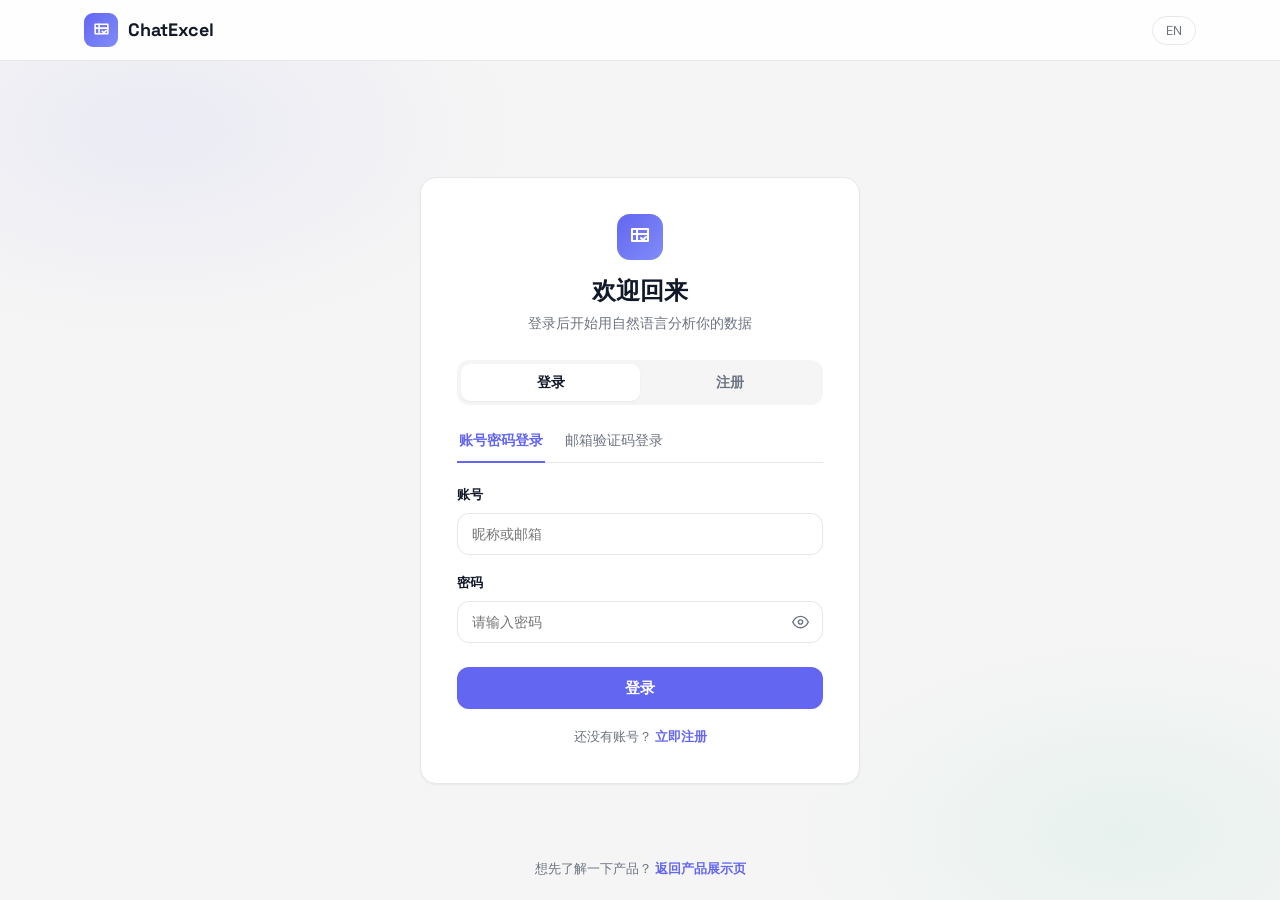
<file: www/console.html>
<!DOCTYPE html>
<html lang="zh-CN">
<head>
  <meta charset="UTF-8">
  <meta name="viewport" content="width=device-width, initial-scale=1.0">
  <title>ChatExcel — 控制台</title>
  <link rel="preconnect" href="https://fonts.googleapis.com">
  <link rel="preconnect" href="https://fonts.gstatic.com" crossorigin>
  <link href="https://fonts.googleapis.com/css2?family=Space+Grotesk:wght@500;600;700&family=DM+Sans:wght@400;500;600;700&display=swap" rel="stylesheet">
  <link rel="stylesheet" href="css/style.css?v=20260903f">
  <link rel="icon" href="data:image/svg+xml,%3Csvg xmlns='http://www.w3.org/2000/svg' viewBox='0 0 24 24' fill='none' stroke='%236366f1' stroke-width='2'%3E%3Cpath d='M4 4h16v12H4z'/%3E%3Cpath d='M4 9h16M9 4v12'/%3E%3C/svg%3E">
</head>
<body>
  <div class="console-app">

    <!-- ================= 顶部栏 ================= -->
    <header class="console-topbar">
      <button class="topbar-burger" id="topbar-burger" type="button" aria-label="Menu"></button>
      <button class="sidebar-toggle" id="sidebar-toggle" type="button" aria-label="Toggle sidebar"></button>
      <a class="brand" href="index.html">
        <span class="brand-logo" id="console-logo"></span>
        <span>ChatExcel</span>
      </a>
      <div class="topbar-user">
        <a class="topbar-github" href="https://github.com/CaiFuLei007/chat-excel" target="_blank" rel="noopener" aria-label="GitHub" title="GitHub"><svg class="icon" viewBox="0 0 16 16" fill="currentColor" aria-hidden="true"><path d="M8 0C3.58 0 0 3.58 0 8c0 3.54 2.29 6.53 5.47 7.59.4.07.55-.17.55-.38 0-.19-.01-.82-.01-1.49-2.01.37-2.53-.49-2.69-.94-.09-.23-.48-.94-.82-1.13-.28-.15-.68-.52-.01-.53.63-.01 1.08.58 1.23.82.72 1.21 1.87.87 2.33.66.07-.52.28-.87.51-1.07-1.78-.2-3.64-.89-3.64-3.95 0-.87.31-1.59.82-2.15-.08-.2-.36-1.02.08-2.12 0 0 .67-.21 2.2.82.64-.18 1.32-.27 2-.27s1.36.09 2 .27c1.53-1.04 2.2-.82 2.2-.82.44 1.1.16 1.92.08 2.12.51.56.82 1.27.82 2.15 0 3.07-1.87 3.75-3.65 3.95.29.25.54.73.54 1.48 0 1.07-.01 1.93-.01 2.2 0 .21.15.46.55.38A8.01 8.01 0 0 0 16 8c0-4.42-3.58-8-8-8z"></path></svg></a>
        <button class="lang-switch" type="button" aria-label="Switch language"></button>
        <span class="user-chip">
          <span class="user-chip-avatar" id="user-avatar"></span>
          <span id="user-nickname">…</span>
        </span>
      </div>
    </header>

    <div class="console-body">
      <!-- ================= 侧边栏 ================= -->
      <aside class="console-sidebar" id="console-sidebar">
        <button class="sidebar-item active" data-module="chat" type="button"></button>
        <button class="sidebar-item" data-module="excel" type="button"></button>
        <button class="sidebar-item" data-module="database" type="button"></button>
        <button class="sidebar-item" data-module="files" type="button"></button>
        <button class="sidebar-item" data-module="history" type="button"></button>
        <button class="sidebar-item" data-module="profile" type="button"></button>
      </aside>
      <div class="sidebar-mask" id="sidebar-mask"></div>

      <!-- ================= 主区域 ================= -->
      <main class="console-main">

        <!-- ========== 模块 1：AI 聊天 ========== -->
        <section class="module-panel active" id="module-chat">
          <div class="module-header">
            <h2 data-i18n="console.modChat"></h2>
            <div class="spacer"></div>
            <button class="btn btn-primary btn-sm" id="chat-new-session" type="button"></button>
          </div>
          <div class="split" style="padding-top:0">
            <div class="chat-panel" style="flex:1;background:#fff;border:1px solid var(--border);border-radius:var(--radius-card);overflow:hidden;">
              <div class="chat-messages" id="chat-messages"></div>
              <div class="chat-input-bar">
                <div class="model-picker" id="chat-model-picker"></div>
                <div class="chat-input-row">
                  <textarea class="chat-textarea" id="chat-input" rows="1" data-i18n-ph="console.inputPh"></textarea>
                  <button class="send-btn" id="chat-send" type="button" aria-label="Send"></button>
                </div>
                <div class="chat-hint" id="chat-hint"></div>
              </div>
            </div>
          </div>
        </section>

        <!-- ========== 模块 2：Excel 智能助手 ========== -->
        <section class="module-panel" id="module-excel">
          <div class="module-header">
            <h2 data-i18n="console.modExcel"></h2>
            <div class="inner-tabs" id="excel-tabs">
              <button class="inner-tab active" data-pane="excel-preview" type="button" data-i18n="console.filePreview"></button>
              <button class="inner-tab" data-pane="excel-result" type="button" data-i18n="console.resultAnalysis"></button>
            </div>
            <div class="spacer"></div>
            <button class="btn btn-primary btn-sm" id="excel-new-session" type="button"></button>
          </div>
          <div class="split">
            <!-- 左：预览 / 结果 -->
            <div class="split-left">
              <div class="pane active" data-pane="excel-preview" style="display:flex">
                <div class="upload-zone" id="excel-upload-zone">
                  <div class="icon-box" id="excel-upload-icon"></div>
                  <div class="uz-title" data-i18n="console.uploadTitle"></div>
                  <div class="uz-desc" data-i18n="console.uploadDesc"></div>
                  <input type="file" id="excel-file-input" accept=".xlsx" hidden>
                </div>
                <div id="excel-preview-area" style="display:flex;flex-direction:column;flex:1;min-height:0;"></div>
              </div>
              <div class="pane" data-pane="excel-result">
                <div class="result-pane" id="excel-result-area">
                  <div class="empty-state" id="excel-result-empty"></div>
                  <div id="excel-result-content" style="display:none">
                    <div class="result-summary" id="excel-result-summary"></div>
                    <div id="excel-result-chart"></div>
                  </div>
                </div>
              </div>
            </div>
            <!-- 右：聊天区 -->
            <div class="split-right">
              <div class="chat-panel">
                <div class="chat-head">
                  <span class="chat-title" id="excel-chat-title"></span>
                  <div class="spacer"></div>
                  <div class="chat-selector">
                    <span data-i18n="console.worksheet"></span>
                    <select class="input" id="excel-sheet-select"></select>
                  </div>
                </div>
                <div class="chat-messages" id="excel-messages"></div>
                <div class="chat-input-bar">
                  <div class="model-picker" id="excel-model-picker"></div>
                  <div class="chat-input-row">
                    <textarea class="chat-textarea" id="excel-input" rows="1" data-i18n-ph="console.inputPh"></textarea>
                    <button class="send-btn" id="excel-send" type="button" aria-label="Send"></button>
                  </div>
                  <div class="chat-hint" id="excel-hint"></div>
                </div>
              </div>
            </div>
          </div>
        </section>

        <!-- ========== 模块 3：数据库智能助手 ========== -->
        <section class="module-panel" id="module-database">
          <div class="module-header">
            <h2 data-i18n="console.modDb"></h2>
            <div class="spacer"></div>
            <button class="btn btn-secondary btn-sm" id="db-back-manage" type="button" style="display:none"></button>
            <button class="btn btn-primary btn-sm" id="db-new-session" type="button" style="display:none"></button>
          </div>

          <!-- 状态 A：连接管理页 -->
          <div class="db-manage" id="db-manage-view">
            <div class="inner-tabs" id="db-type-tabs" style="display:inline-flex;margin-bottom:22px;">
              <button class="inner-tab active" data-dbtab="mysql" type="button">MySQL</button>
              <button class="inner-tab" data-dbtab="sqlite" type="button">SQLite</button>
            </div>

            <!-- MySQL Tab -->
            <div id="db-pane-mysql">
              <!-- 卡片①：已建立的连接 -->
              <div class="db-card">
                <div class="db-card-head">
                  <span class="db-card-title" id="db-conn-title"></span>
                  <span class="db-card-cnt" id="db-conn-count" style="display:none"></span>
                  <span class="db-card-rule"></span>
                </div>
                <div class="conn-grid" id="db-conn-grid"></div>
                <div class="db-empty" id="db-conn-empty" style="display:none"></div>
              </div>

              <!-- 卡片②：建立新连接 -->
              <div class="db-card">
                <div class="db-card-head">
                  <span class="db-card-title" id="db-newconn-title"></span>
                  <span class="db-card-rule"></span>
                </div>
                <form class="db-form" id="db-mysql-form" novalidate>
                  <div class="form-row">
                    <div class="form-group" data-field="host">
                      <label class="form-label" data-i18n="db.host"></label>
                      <input class="input" name="host" type="text" value="127.0.0.1" data-i18n-ph="db.hostPh">
                      <div class="error-msg"></div>
                    </div>
                    <div class="form-group" data-field="port">
                      <label class="form-label" data-i18n="db.port"></label>
                      <input class="input" name="port" type="number" value="3306" min="1" max="65535">
                      <div class="error-msg"></div>
                    </div>
                  </div>
                  <div class="form-group" data-field="name">
                    <label class="form-label" data-i18n="db.dbName"></label>
                    <input class="input" name="name" type="text" data-i18n-ph="db.dbNamePh">
                    <div class="error-msg"></div>
                  </div>
                  <div class="form-row">
                    <div class="form-group" data-field="username">
                      <label class="form-label" data-i18n="db.username"></label>
                      <input class="input" name="username" type="text" data-i18n-ph="db.usernamePh">
                      <div class="error-msg"></div>
                    </div>
                    <div class="form-group" data-field="password">
                      <label class="form-label" data-i18n="db.password"></label>
                      <input class="input" name="password" type="password" data-i18n-ph="db.passwordPh">
                      <div class="error-msg"></div>
                    </div>
                  </div>
                  <div class="form-group" data-field="charset">
                    <label class="form-label" data-i18n="db.charset"></label>
                    <select class="input" name="charset">
                      <option value="utf8mb4">utf8mb4</option>
                      <option value="utf8">utf8</option>
                      <option value="latin1">latin1</option>
                    </select>
                  </div>
                  <div class="db-form-foot">
                    <button class="btn btn-primary" type="submit" data-i18n="db.connect"></button>
                  </div>
                </form>
              </div>
            </div>

            <!-- SQLite Tab -->
            <div id="db-pane-sqlite" style="display:none">
              <div class="db-section-title" id="sqlite-upload-title"></div>
              <div class="upload-zone" id="sqlite-upload-zone" style="margin:0 0 24px;">
                <div class="icon-box" id="sqlite-upload-icon"></div>
                <div class="uz-title" data-i18n="db.sqliteUploadTitle"></div>
                <div class="uz-desc" data-i18n="db.sqliteUploadDesc"></div>
                <input type="file" id="sqlite-file-input" accept=".db,.sqlite,.sqlite3" hidden>
              </div>
              <div class="db-section-title" id="sqlite-connect-title"></div>
              <div class="sqlite-file-list" id="sqlite-file-list"></div>
              <button class="btn btn-primary" id="sqlite-connect-btn" type="button" data-i18n="db.connect" disabled></button>
            </div>
          </div>

          <!-- 状态 B：聊天界面（连接成功后） -->
          <div class="split" id="db-chat-view" style="display:none">
            <!-- 左：表预览 / 结果 -->
            <div class="split-left">
              <div class="module-header" style="padding:10px 14px;">
                <div class="inner-tabs" id="db-inner-tabs">
                  <button class="inner-tab active" data-pane="db-table" type="button" data-i18n="console.tablePreview"></button>
                  <button class="inner-tab" data-pane="db-result" type="button" data-i18n="console.resultAnalysis"></button>
                </div>
              </div>
              <div class="conn-status-bar" id="db-status-bar" style="display:none"></div>
              <div class="pane active" data-pane="db-table" style="display:flex">
                <div class="table-scroll" id="db-table-area">
                  <div class="empty-state" id="db-table-empty"></div>
                </div>
              </div>
              <div class="pane" data-pane="db-result">
                <div class="result-pane" id="db-result-area">
                  <div class="empty-state" id="db-result-empty"></div>
                  <div id="db-result-content" style="display:none">
                    <div class="result-summary" id="db-result-summary"></div>
                    <div id="db-result-chart"></div>
                  </div>
                </div>
              </div>
            </div>
            <!-- 右：聊天区 -->
            <div class="split-right">
              <div class="chat-panel">
                <div class="chat-head">
                  <span class="chat-title" id="db-chat-title"></span>
                  <div class="spacer"></div>
                  <div class="chat-selector">
                    <span data-i18n="console.table"></span>
                    <select class="input" id="db-table-select"></select>
                  </div>
                </div>
                <div class="chat-messages" id="db-messages"></div>
                <div class="chat-input-bar">
                  <div class="model-picker" id="db-model-picker"></div>
                  <div class="chat-input-row">
                    <textarea class="chat-textarea" id="db-input" rows="1" data-i18n-ph="console.inputPh"></textarea>
                    <button class="send-btn" id="db-send" type="button" aria-label="Send"></button>
                  </div>
                  <div class="chat-hint" id="db-hint"></div>
                </div>
              </div>
            </div>
          </div>
        </section>

        <!-- ========== 模块 4：我的文件 ========== -->
        <section class="module-panel" id="module-files">
          <div class="module-header">
            <h2 data-i18n="console.modFiles"></h2>
            <div class="spacer"></div>
            <button class="btn btn-secondary btn-sm" id="files-refresh" type="button"></button>
          </div>
          <div class="file-list-wrap" id="file-list-wrap"></div>
        </section>

        <!-- ========== 模块 5：历史会话 ========== -->
        <section class="module-panel" id="module-history">
          <div class="module-header">
            <h2 data-i18n="console.modHistory"></h2>
            <div class="spacer"></div>
            <button class="btn btn-secondary btn-sm" id="history-refresh" type="button"></button>
          </div>
          <div class="session-list" id="session-list"></div>
        </section>

        <!-- ========== 模块 6：个人中心 ========== -->
        <section class="module-panel" id="module-profile">
          <div class="module-header">
            <h2 data-i18n="console.modProfile"></h2>
          </div>
          <div class="profile-wrap">
            <div class="profile-layout">
              <div class="card profile-side">
                <div class="profile-avatar" id="profile-avatar"></div>
                <div class="profile-name" id="profile-name">…</div>
                <span class="profile-chip" id="profile-chip" data-i18n="profile.loggedIn"></span>
              </div>
              <div class="card profile-main">
                <div class="profile-main-title" id="profile-info-title" data-i18n="profile.accountInfo"></div>
                <div class="profile-row">
                  <span class="pr-label" data-i18n="profile.nickname"></span>
                  <span id="profile-nickname">-</span>
                </div>
                <div class="profile-row">
                  <span class="pr-label" data-i18n="profile.email"></span>
                  <span id="profile-email">-</span>
                </div>
                <div class="profile-actions">
                  <button class="btn btn-danger profile-logout" id="profile-logout" type="button"></button>
                </div>
              </div>
            </div>
          </div>
        </section>

      </main>
    </div>
  </div>

  <script src="js/config.js"></script>
  <script src="js/utils.js"></script>
  <script src="js/api.js?v=20260904a"></script>
  <script src="js/chart.js"></script>
  <script src="js/chat.js?v=20260903h"></script>
  <script src="js/file.js"></script>
  <script src="js/main.js?v=20260904a"></script>
</body>
</html>
</file>
<file: www/css/style.css>
/* ============================================================
   ChatExcel 全局设计体系 style.css
   主色 #6366f1 · 强调 #10b981 · 白/浅灰交替 · 深色页脚
   ============================================================ */

/* ---------- 设计令牌 ---------- */
:root {
  --primary: #6366f1;
  --primary-hover: #4f46e5;
  --primary-light: rgba(99, 102, 241, 0.1);
  --primary-light-2: rgba(99, 102, 241, 0.16);
  --accent: #10b981;
  --accent-light: rgba(16, 185, 129, 0.12);
  --danger: #ef4444;
  --danger-light: rgba(239, 68, 68, 0.1);

  --bg-white: #ffffff;
  --bg-gray: #f5f5f5;
  --text-main: #111827;
  --text-sub: #6b7280;
  --border: #e5e7eb;

  --dark: #111827;
  --code-dark: #1a1a2e;

  --radius-btn: 12px;
  --radius-card: 16px;

  --font-display: 'Space Grotesk', 'PingFang SC', 'Microsoft YaHei', system-ui, sans-serif;
  --font-body: 'DM Sans', 'PingFang SC', 'Microsoft YaHei', system-ui, sans-serif;

  --shadow-sm: 0 1px 2px rgba(17, 24, 39, 0.05);
  --shadow-md: 0 8px 24px rgba(17, 24, 39, 0.08);
  --shadow-lg: 0 20px 48px rgba(17, 24, 39, 0.12);

  --topbar-h: 56px;
  --sidebar-w: 232px;
}

/* ---------- 基础 ---------- */
* { box-sizing: border-box; margin: 0; padding: 0; }

html { scroll-behavior: smooth; }

body {
  font-family: var(--font-body);
  color: var(--text-main);
  background: var(--bg-white);
  font-size: 15px;
  line-height: 1.6;
  -webkit-font-smoothing: antialiased;
}

h1, h2, h3, h4 { font-family: var(--font-display); line-height: 1.25; }

a { color: inherit; text-decoration: none; }
button { font-family: inherit; cursor: pointer; }
input, select, textarea { font-family: inherit; font-size: 14px; }
img, svg { display: block; }

.icon { width: 20px; height: 20px; flex-shrink: 0; }

:focus-visible { outline: 2px solid var(--primary); outline-offset: 2px; }

@media (prefers-reduced-motion: reduce) {
  html { scroll-behavior: auto; }
  *, *::before, *::after { animation-duration: 0.01ms !important; transition-duration: 0.01ms !important; }
}

/* ---------- 通用组件 ---------- */
.container { max-width: 1160px; margin: 0 auto; padding: 0 24px; }

.btn {
  display: inline-flex; align-items: center; justify-content: center; gap: 8px;
  border: none; border-radius: var(--radius-btn);
  padding: 11px 22px; font-size: 15px; font-weight: 600;
  transition: all 0.2s ease; white-space: nowrap;
}
.btn .icon { width: 17px; height: 17px; }
.btn:disabled { opacity: 0.55; cursor: not-allowed; }

.btn-primary { background: var(--primary); color: #fff; }
.btn-primary:hover:not(:disabled) { background: var(--primary-hover); transform: translateY(-1px); box-shadow: 0 6px 16px rgba(99, 102, 241, 0.35); }

.btn-secondary { background: var(--bg-white); color: var(--text-main); border: 1px solid var(--border); }
.btn-secondary:hover:not(:disabled) { border-color: #c7cbd4; background: #fafafa; }

.btn-ghost { background: transparent; color: var(--text-sub); }
.btn-ghost:hover:not(:disabled) { color: var(--text-main); background: var(--bg-gray); }

.btn-danger { background: var(--danger); color: #fff; }
.btn-danger:hover:not(:disabled) { background: #dc2626; }

.btn-white { background: #fff; color: var(--primary); }
.btn-white:hover:not(:disabled) { transform: translateY(-1px); box-shadow: 0 6px 16px rgba(0, 0, 0, 0.18); }

.btn-outline-white { background: transparent; color: #fff; border: 1px solid rgba(255, 255, 255, 0.55); }
.btn-outline-white:hover:not(:disabled) { background: rgba(255, 255, 255, 0.12); border-color: #fff; }

.btn-sm { padding: 7px 14px; font-size: 13px; border-radius: 10px; }
.btn-sm .icon { width: 15px; height: 15px; }

.card {
  background: var(--bg-white);
  border: 1px solid var(--border);
  border-radius: var(--radius-card);
  box-shadow: var(--shadow-sm);
  transition: transform 0.2s ease, border-color 0.2s ease, box-shadow 0.2s ease;
}
.card-hover:hover { transform: translateY(-3px); border-color: #d3d6f0; box-shadow: var(--shadow-md); }

.pill {
  display: inline-flex; align-items: center; gap: 8px;
  background: var(--primary-light); color: var(--primary);
  font-size: 13px; font-weight: 600;
  padding: 7px 16px; border-radius: 999px;
}

.grad-text {
  background: linear-gradient(135deg, #6366f1, #818cf8);
  -webkit-background-clip: text; background-clip: text;
  -webkit-text-fill-color: transparent; color: transparent;
}

.icon-box {
  width: 44px; height: 44px; border-radius: 12px;
  background: var(--primary-light); color: var(--primary);
  display: flex; align-items: center; justify-content: center;
}
.icon-box .icon { width: 22px; height: 22px; }

/* 分区（落地页） */
.section { padding: 88px 0; }
.section-gray { background: var(--bg-gray); }
.section-head { text-align: center; max-width: 640px; margin: 0 auto 48px; }
.section-head h2 { font-size: 36px; font-weight: 700; margin-bottom: 14px; letter-spacing: -0.02em; }
.section-head p { color: var(--text-sub); font-size: 16px; }

/* 淡入动画 */
.fade-in { opacity: 0; transform: translateY(18px); transition: opacity 0.6s ease, transform 0.6s ease; }
.fade-in.visible { opacity: 1; transform: none; }

/* ---------- 表单 ---------- */
.form-group { margin-bottom: 18px; text-align: left; }
.form-label { display: block; font-size: 13px; font-weight: 600; color: var(--text-main); margin-bottom: 7px; }

.input-wrap { position: relative; }
.input {
  width: 100%; padding: 11px 14px;
  border: 1px solid var(--border); border-radius: var(--radius-btn);
  background: #fff; color: var(--text-main);
  transition: border-color 0.2s, box-shadow 0.2s;
}
.input:focus { outline: none; border-color: var(--primary); box-shadow: 0 0 0 3px var(--primary-light); }
.input.has-error { border-color: var(--danger); }
.input.has-error:focus { box-shadow: 0 0 0 3px var(--danger-light); }

.input-icon-right { position: absolute; right: 10px; top: 50%; transform: translateY(-50%); background: none; border: none; color: var(--text-sub); padding: 4px; display: flex; }
.input-icon-right:hover { color: var(--text-main); }
.input-icon-right .icon { width: 17px; height: 17px; }

.error-msg { display: none; font-size: 12.5px; color: var(--danger); margin-top: 5px; }
.form-group.error .error-msg { display: block; }

select.input { appearance: none; background-image: url("data:image/svg+xml,%3Csvg xmlns='http://www.w3.org/2000/svg' width='16' height='16' viewBox='0 0 24 24' fill='none' stroke='%236b7280' stroke-width='2' stroke-linecap='round' stroke-linejoin='round'%3E%3Cpolyline points='6 9 12 15 18 9'/%3E%3C/svg%3E"); background-repeat: no-repeat; background-position: right 12px center; padding-right: 36px; }

/* ---------- Toast / 加载 / 弹窗 ---------- */
#toast-root { position: fixed; top: 20px; left: 50%; transform: translateX(-50%); z-index: 9999; display: flex; flex-direction: column; gap: 10px; align-items: center; pointer-events: none; }
.toast {
  display: flex; align-items: center; gap: 9px;
  background: var(--dark); color: #fff;
  padding: 11px 18px; border-radius: 12px; font-size: 14px;
  box-shadow: var(--shadow-lg);
  opacity: 0; transform: translateY(-10px); transition: all 0.28s ease;
  max-width: 90vw;
}
.toast.show { opacity: 1; transform: none; }
.toast .icon { width: 17px; height: 17px; }
.toast-success .icon { color: var(--accent); }
.toast-error .icon { color: #f87171; }
.toast-info .icon { color: #93c5fd; }

#loading-overlay { position: fixed; inset: 0; background: rgba(255, 255, 255, 0.72); backdrop-filter: blur(2px); z-index: 9998; display: none; align-items: center; justify-content: center; }
#loading-overlay.show { display: flex; }
.loading-box { display: flex; flex-direction: column; align-items: center; gap: 14px; }
.spinner { width: 36px; height: 36px; border: 3px solid var(--primary-light-2); border-top-color: var(--primary); border-radius: 50%; animation: spin 0.8s linear infinite; }
@keyframes spin { to { transform: rotate(360deg); } }
.loading-text { color: var(--text-sub); font-size: 14px; }

.modal-mask { position: fixed; inset: 0; background: rgba(17, 24, 39, 0.45); z-index: 9990; display: none; align-items: center; justify-content: center; padding: 20px; }
.modal-mask.show { display: flex; }
.modal-card { background: #fff; border-radius: var(--radius-card); padding: 26px; width: 100%; max-width: 400px; box-shadow: var(--shadow-lg); animation: modal-in 0.2s ease; }
@keyframes modal-in { from { opacity: 0; transform: scale(0.96); } }
.modal-title { font-family: var(--font-display); font-size: 17px; font-weight: 700; margin-bottom: 10px; }
.modal-body { color: var(--text-sub); font-size: 14px; margin-bottom: 22px; word-break: break-word; }
.modal-actions { display: flex; justify-content: flex-end; gap: 10px; }

/* ---------- 空状态 ---------- */
.empty-state { text-align: center; padding: 48px 20px; color: var(--text-sub); }
.empty-state .icon-box { margin: 0 auto 16px; background: var(--bg-gray); color: var(--text-sub); }
.empty-state .empty-title { font-weight: 600; color: var(--text-main); margin-bottom: 6px; }
.empty-state .empty-desc { font-size: 13.5px; margin-bottom: 18px; }

/* ============================================================
   落地页（index.html）
   ============================================================ */

/* 导航栏 */
.site-nav {
  position: fixed; top: 0; left: 0; right: 0; z-index: 100;
  background: rgba(255, 255, 255, 0.82); backdrop-filter: blur(12px);
  border-bottom: 1px solid transparent;
  transition: border-color 0.25s, box-shadow 0.25s;
}
.site-nav.scrolled { border-bottom-color: var(--border); box-shadow: var(--shadow-sm); }
.nav-inner { display: flex; align-items: center; height: 64px; gap: 28px; }

.brand { display: flex; align-items: center; gap: 10px; font-family: var(--font-display); font-weight: 700; font-size: 18px; }
.brand-logo { width: 34px; height: 34px; border-radius: 9px; background: linear-gradient(135deg, #6366f1, #818cf8); color: #fff; display: flex; align-items: center; justify-content: center; }
.brand-logo .icon { width: 19px; height: 19px; }

.nav-links { display: flex; gap: 26px; margin: 0 auto; }
.nav-links a { font-size: 14.5px; color: var(--text-sub); font-weight: 500; transition: color 0.2s; }
.nav-links a:hover { color: var(--text-main); }

.nav-actions { display: flex; align-items: center; gap: 14px; }
.lang-switch { background: none; border: 1px solid var(--border); border-radius: 999px; padding: 5px 13px; font-size: 13px; color: var(--text-sub); transition: all 0.2s; }
.lang-switch:hover { border-color: var(--primary); color: var(--primary); }
.nav-github { display: inline-flex; align-items: center; justify-content: center; width: 34px; height: 34px; border-radius: 50%; color: var(--text-main); transition: all 0.2s; }
.nav-github:hover { color: var(--primary); background: var(--bg-gray); }
.nav-github .icon { width: 20px; height: 20px; }

.nav-burger { display: none; background: none; border: none; color: var(--text-main); padding: 6px; }

/* Hero */
.hero { background: var(--bg-gray); padding: 148px 0 96px; text-align: center; overflow: hidden; }
.hero h1 { font-size: 48px; font-weight: 700; letter-spacing: -0.03em; max-width: 760px; margin: 22px auto 18px; }
.hero-sub { color: var(--text-sub); font-size: 17px; max-width: 560px; margin: 0 auto 34px; }
.hero-actions { display: flex; gap: 14px; justify-content: center; margin-bottom: 56px; }

/* 演示聊天卡 */
.demo-chat {
  max-width: 860px; margin: 0 auto; text-align: left;
  background: #fff; border: 1px solid var(--border); border-radius: 20px;
  box-shadow: var(--shadow-lg); overflow: hidden;
}
.demo-chat-head { display: flex; align-items: center; gap: 11px; padding: 15px 20px; border-bottom: 1px solid var(--border); }
.demo-avatar { width: 36px; height: 36px; border-radius: 50%; background: linear-gradient(135deg, #6366f1, #818cf8); color: #fff; display: flex; align-items: center; justify-content: center; }
.demo-avatar .icon { width: 18px; height: 18px; }
.demo-name { font-weight: 600; font-size: 14.5px; }
.demo-status { display: flex; align-items: center; gap: 6px; font-size: 12px; color: var(--accent); margin-left: auto; }
.status-dot { width: 8px; height: 8px; border-radius: 50%; background: var(--accent); box-shadow: 0 0 0 3px var(--accent-light); }
.status-dot.offline { background: #9ca3af; box-shadow: 0 0 0 3px rgba(156, 163, 175, 0.2); }

.demo-chat-body { padding: 24px 22px; display: flex; flex-direction: column; gap: 14px; min-height: 360px; }
.typing-caret { display: inline-block; width: 2px; height: 14px; background: var(--primary); vertical-align: -2px; margin-left: 2px; animation: blink 0.9s steps(1) infinite; }
@keyframes blink { 50% { opacity: 0; } }

/* 演示对话布局 */
.demo-conv .conv-row { display: flex; gap: 12px; margin-bottom: 18px; }
.demo-conv .conv-row:last-child { margin-bottom: 0; }
.demo-conv .conv-avatar { width: 32px; height: 32px; border-radius: 50%; flex-shrink: 0; display: flex; align-items: center; justify-content: center; }
.demo-conv .conv-avatar.ai { background: linear-gradient(135deg, #6366f1, #818cf8); color: #fff; }
.demo-conv .conv-avatar.user { background: var(--bg-gray); color: var(--text-sub); }
.demo-conv .conv-avatar .icon { width: 16px; height: 16px; }
.demo-conv .conv-bubble { background: var(--bg-gray); border-radius: 14px; padding: 14px 16px; font-size: 14px; flex: 1; }
.demo-conv .conv-row.user-row { flex-direction: row-reverse; }
.demo-conv .conv-row.user-row .conv-bubble { flex: 0 1 auto; max-width: 80%; }
.demo-conv .conv-bubble.user-bubble { background: var(--primary); color: #fff; border-bottom-right-radius: 4px; }
.demo-conv .conv-title { font-weight: 700; font-size: 15px; margin-bottom: 8px; }
.demo-conv .task-item { display: flex; align-items: center; gap: 8px; color: var(--text-sub); font-size: 13.5px; padding: 3px 0; }
.demo-conv .task-item .icon { width: 15px; height: 15px; color: var(--accent); }
.demo-conv .demo-chart { height: 200px; margin-top: 14px; }

/* 功能特性 */
.feature-grid { display: grid; grid-template-columns: repeat(3, 1fr); gap: 20px; }
.feature-card { padding: 26px; }
.feature-card h3 { font-size: 17px; margin: 16px 0 8px; }
.feature-card p { color: var(--text-sub); font-size: 14px; }

/* 效果演示 Tab */
.demo-tabs { display: flex; gap: 10px; justify-content: center; padding: 14px 20px 0; }
.demo-tab { padding: 8px 20px; border-radius: 999px; border: 1px solid var(--border); background: #fff; color: var(--text-sub); font-size: 13.5px; font-weight: 600; transition: all 0.2s; }
.demo-tab.active { background: var(--primary); border-color: var(--primary); color: #fff; }

.mini-table { width: 100%; border-collapse: collapse; margin-top: 12px; font-size: 13px; }
.mini-table th, .mini-table td { border: 1px solid var(--border); padding: 7px 12px; text-align: left; }
.mini-table th { background: var(--bg-gray); font-weight: 600; }

/* 架构 */
.arch-grid { display: grid; grid-template-columns: repeat(4, 1fr); gap: 16px; margin-bottom: 40px; }
.arch-card { padding: 22px; }
.arch-card h3 { font-size: 15.5px; margin: 14px 0 6px; }
.arch-card p { color: var(--text-sub); font-size: 13px; line-height: 1.55; }

.flow-window { background: var(--code-dark); border-radius: var(--radius-card); padding: 34px 28px; overflow-x: auto; }
.flow-window-title { display: flex; align-items: center; gap: 8px; color: #a5b4fc; font-size: 13px; font-weight: 600; margin-bottom: 22px; }
.flow-window-title .dot { width: 10px; height: 10px; border-radius: 50%; }
.flow-svg { width: 100%; min-width: 860px; height: auto; }

/* 使用流程 */
.steps { display: grid; grid-template-columns: repeat(4, 1fr); gap: 18px; }
.step { text-align: center; padding: 26px 18px; position: relative; }
.step-num { width: 40px; height: 40px; margin: 0 auto 14px; border-radius: 50%; background: var(--primary); color: #fff; font-family: var(--font-display); font-weight: 700; display: flex; align-items: center; justify-content: center; font-size: 16px; }
.step h3 { font-size: 15.5px; margin-bottom: 7px; }
.step p { color: var(--text-sub); font-size: 13px; }
.step::after { content: ''; position: absolute; top: 46px; right: -10px; width: 20px; height: 2px; background: var(--border); }
.step:last-child::after { display: none; }

/* CTA */
.cta-card {
  background: linear-gradient(135deg, #6366f1, #818cf8);
  border-radius: var(--radius-card); padding: 64px 40px; text-align: center; color: #fff;
}
.cta-card h2 { font-size: 34px; margin-bottom: 12px; }
.cta-card p { opacity: 0.9; max-width: 480px; margin: 0 auto 30px; font-size: 15.5px; }
.cta-actions { display: flex; gap: 14px; justify-content: center; }

/* 页脚 */
.site-footer { background: var(--dark); color: #9ca3af; padding: 56px 0 28px; }
.footer-top { display: flex; justify-content: space-between; gap: 40px; padding-bottom: 36px; }
.footer-brand { max-width: 300px; }
.footer-brand .brand { color: #fff; margin-bottom: 12px; }
.footer-brand p { font-size: 13.5px; line-height: 1.6; }
.footer-cols { display: flex; gap: 64px; }
.footer-col h4 { color: #fff; font-size: 13.5px; margin-bottom: 14px; font-family: var(--font-body); font-weight: 600; }
.footer-col a { display: block; font-size: 13.5px; color: #9ca3af; padding: 4px 0; transition: color 0.2s; }
.footer-col a:hover { color: #fff; }
.footer-bottom { border-top: 1px solid rgba(255, 255, 255, 0.1); padding-top: 22px; display: flex; justify-content: space-between; align-items: center; font-size: 13px; }
.health-status { display: flex; align-items: center; gap: 7px; font-size: 13px; }

/* FAQ */
.faq-list { max-width: 720px; margin: 0 auto; display: flex; flex-direction: column; gap: 12px; }
.faq-item { padding: 0; overflow: hidden; }
.faq-q { width: 100%; display: flex; align-items: center; justify-content: space-between; gap: 12px; background: none; border: none; padding: 18px 22px; font-size: 15px; font-weight: 600; color: var(--text-main); text-align: left; }
.faq-q .icon { width: 17px; height: 17px; color: var(--text-sub); transition: transform 0.25s; }
.faq-item.open .faq-q .icon { transform: rotate(180deg); }
.faq-a { max-height: 0; overflow: hidden; transition: max-height 0.3s ease; }
.faq-a-inner { padding: 0 22px 18px; color: var(--text-sub); font-size: 14px; }

/* ============================================================
   登录注册页（login.html）
   ============================================================ */
.auth-page { min-height: 100vh; display: flex; flex-direction: column; background: var(--bg-gray); }
.auth-nav { background: rgba(255, 255, 255, 0.85); backdrop-filter: blur(12px); border-bottom: 1px solid var(--border); }
.auth-nav .nav-inner { height: 60px; justify-content: space-between; }

.auth-main { flex: 1; display: flex; align-items: center; justify-content: center; padding: 48px 20px; }
.auth-card { width: 100%; max-width: 440px; padding: 36px; }
.auth-title { font-size: 24px; font-weight: 700; text-align: center; margin-bottom: 6px; }
.auth-subtitle { text-align: center; color: var(--text-sub); font-size: 14px; margin-bottom: 26px; }

.auth-tabs { display: flex; background: var(--bg-gray); border-radius: var(--radius-btn); padding: 4px; margin-bottom: 26px; }
.auth-tab { flex: 1; border: none; background: transparent; padding: 9px; border-radius: 9px; font-size: 14px; font-weight: 600; color: var(--text-sub); transition: all 0.2s; }
.auth-tab.active { background: #fff; color: var(--text-main); box-shadow: var(--shadow-sm); }

.login-method-tabs { display: flex; gap: 18px; border-bottom: 1px solid var(--border); margin-bottom: 22px; }
.login-method-tab { background: none; border: none; padding: 0 2px 11px; font-size: 14px; color: var(--text-sub); font-weight: 500; border-bottom: 2px solid transparent; margin-bottom: -1px; transition: all 0.2s; }
.login-method-tab.active { color: var(--primary); border-bottom-color: var(--primary); font-weight: 600; }

.code-row { display: flex; gap: 10px; }
.code-row .input { flex: 1; }
.code-btn { flex-shrink: 0; min-width: 118px; }

.auth-submit { width: 100%; margin-top: 6px; }
.auth-footer-note { text-align: center; font-size: 13px; color: var(--text-sub); margin-top: 18px; }
.auth-footer-note button { background: none; border: none; color: var(--primary); font-weight: 600; font-size: 13px; }

/* ============================================================
   控制台（console.html）
   ============================================================ */
.console-app { display: flex; flex-direction: column; height: 100vh; background: var(--bg-gray); }

.console-topbar {
  height: var(--topbar-h); flex-shrink: 0;
  background: #fff; border-bottom: 1px solid var(--border);
  display: flex; align-items: center; padding: 0 18px; gap: 14px; z-index: 50;
}
.topbar-burger { background: none; border: none; color: var(--text-main); padding: 6px; border-radius: 8px; display: none; }
.topbar-burger:hover { background: var(--bg-gray); }

/* 侧边栏收起/展开按钮 */
.sidebar-toggle { background: none; border: none; color: var(--text-main); padding: 6px; border-radius: 8px; display: inline-flex; align-items: center; justify-content: center; cursor: pointer; transition: all 0.2s; }
.sidebar-toggle:hover { background: var(--bg-gray); color: var(--primary); }
.sidebar-toggle .icon { width: 18px; height: 18px; }

/* 控制台顶部 GitHub 图标 */
.topbar-github { display: inline-flex; align-items: center; justify-content: center; width: 34px; height: 34px; border-radius: 50%; color: var(--text-main); transition: all 0.2s; }
.topbar-github:hover { color: var(--primary); background: var(--bg-gray); }
.topbar-github .icon { width: 20px; height: 20px; }
.topbar-user { margin-left: auto; display: flex; align-items: center; gap: 10px; font-size: 14px; color: var(--text-sub); }
.topbar-user .user-chip { display: flex; align-items: center; gap: 8px; background: var(--bg-gray); border-radius: 999px; padding: 5px 14px 5px 6px; color: var(--text-main); font-weight: 600; font-size: 13.5px; }
.user-chip-avatar { width: 26px; height: 26px; border-radius: 50%; background: var(--primary-light); color: var(--primary); display: flex; align-items: center; justify-content: center; }
.user-chip-avatar .icon { width: 14px; height: 14px; }

.console-body { flex: 1; display: flex; min-height: 0; }

/* 侧边栏 */
.console-sidebar {
  width: var(--sidebar-w); flex-shrink: 0;
  background: #fff; border-right: 1px solid var(--border);
  display: flex; flex-direction: column; padding: 14px 10px;
  transition: margin-left 0.25s ease;
}
.console-sidebar.collapsed { margin-left: calc(-1 * var(--sidebar-w)); }

/* 预览工具栏 : 查看原数据 / 预览修改 */
.preview-toolbar { display: flex; align-items: center; gap: 12px; padding: 8px 12px; flex-shrink: 0; }
.preview-mode-tip { font-size: 12.5px; color: var(--text-sub); }

.sidebar-item {
  display: flex; align-items: center; gap: 11px;
  padding: 10px 13px; border-radius: 10px; border: none; background: none;
  color: var(--text-sub); font-size: 14px; font-weight: 500; width: 100%; text-align: left;
  transition: all 0.15s; margin-bottom: 3px;
}
.sidebar-item .icon { width: 18px; height: 18px; }
.sidebar-item:hover { background: var(--bg-gray); color: var(--text-main); }
.sidebar-item.active { background: var(--primary-light); color: var(--primary); font-weight: 600; }

.sidebar-mask { display: none; }

/* 模块面板 */
.console-main { flex: 1; min-width: 0; display: flex; flex-direction: column; overflow: hidden; }
.module-panel { display: none; flex: 1; min-height: 0; }
.module-panel.active { display: flex; flex-direction: column; }

.module-header { display: flex; align-items: center; gap: 12px; padding: 14px 20px; flex-shrink: 0; }
.module-header h2 { font-size: 17px; }
.module-header .spacer { flex: 1; }

/* 内层 Tab（文件预览/结果分析、MySQL/SQLite） */
.inner-tabs { display: flex; gap: 4px; background: var(--bg-gray); border-radius: 10px; padding: 3px; }
.inner-tab { border: none; background: transparent; padding: 7px 16px; border-radius: 8px; font-size: 13.5px; font-weight: 600; color: var(--text-sub); transition: all 0.2s; }
.inner-tab.active { background: var(--primary); color: #fff; }

/* 分栏布局（数据区 : 聊天 = 6 : 4，随窗口伸缩） */
.split { flex: 1; display: flex; min-height: 0; padding: 0 16px 16px; }
.split-left { flex: 6 1 0%; min-width: 0; display: flex; flex-direction: column; background: #fff; border: 1px solid var(--border); border-radius: var(--radius-card); overflow: hidden; margin-right: 14px; }
.split-right { flex: 4 1 0%; min-width: 320px; display: flex; flex-direction: column; background: #fff; border: 1px solid var(--border); border-radius: var(--radius-card); overflow: hidden; }

.pane { display: none; flex: 1; min-height: 0; flex-direction: column; }
.pane.active { display: flex; }

/* 聊天区 */
.chat-panel { display: flex; flex-direction: column; height: 100%; }
/* 聊天框头部: 强制单行, 标题过长省略, 数据表选择器不折行 */
.chat-head { display: flex; align-items: center; gap: 10px; padding: 12px 14px; border-bottom: 1px solid var(--border); flex-shrink: 0; flex-wrap: nowrap; }
.chat-head .chat-title { font-weight: 600; font-size: 14px; display: flex; align-items: center; gap: 8px; min-width: 0; overflow: hidden; white-space: nowrap; text-overflow: ellipsis; }
.chat-head .spacer { flex: 1; }
.chat-head .chat-selector { flex-shrink: 0; white-space: nowrap; }
.chat-head .chat-selector select { flex-shrink: 1; min-width: 0; }

.chat-messages { flex: 1; overflow-y: auto; padding: 18px 16px; display: flex; flex-direction: column; gap: 16px; background: #fafafa; }

.msg { display: flex; gap: 10px; max-width: 100%; }
.msg-avatar { width: 30px; height: 30px; border-radius: 50%; flex-shrink: 0; display: flex; align-items: center; justify-content: center; }
.msg-avatar.ai { background: linear-gradient(135deg, #6366f1, #818cf8); color: #fff; }
.msg-avatar.user { background: #e0e2ea; color: var(--text-sub); }
.msg-avatar .icon { width: 15px; height: 15px; }
.msg-body { min-width: 0; max-width: calc(100% - 44px); display: flex; flex-direction: column; gap: 6px; }
.msg.user-msg { flex-direction: row-reverse; }
.msg.user-msg .msg-body { align-items: flex-end; }

.msg-bubble { padding: 11px 14px; border-radius: 14px; font-size: 14px; line-height: 1.65; word-break: break-word; }
.msg.user-msg .msg-bubble { background: var(--primary); color: #fff; border-bottom-right-radius: 4px; }
.msg.ai-msg .msg-bubble { background: #fff; border: 1px solid var(--border); border-bottom-left-radius: 4px; }

/* AI 结构化回复：标题/任务/分析 卡片分块（标签已剥离） */
.ai-title-card {
  display: flex; align-items: center; gap: 8px;
  background: linear-gradient(135deg, var(--primary), #8b5cf6);
  color: #fff; border-radius: 12px; padding: 9px 14px; margin: 2px 0 10px;
  font-family: var(--font-display); font-size: 14.5px; font-weight: 700; letter-spacing: 0.2px;
}
.ai-title-ic { font-size: 15px; line-height: 1; flex-shrink: 0; }
.ai-title-body { min-width: 0; }

.ai-tasks-card {
  background: var(--primary-light); border: 1px solid var(--border); border-left: 4px solid var(--primary);
  border-radius: 12px; padding: 10px 14px 8px; margin-bottom: 10px;
}
.ai-analysis-card {
  background: var(--bg-gray); border: 1px solid var(--border); border-left: 4px solid #b6bce0;
  border-radius: 12px; padding: 10px 14px; margin-bottom: 10px;
}
.ai-card-label {
  font-family: var(--font-display); font-size: 12.5px; font-weight: 700; margin-bottom: 7px; letter-spacing: 0.3px;
}
.ai-label-tasks { color: var(--primary); }
.ai-label-analysis { color: var(--text-sub); }
.ai-task-list { display: flex; flex-direction: column; gap: 6px; }
.ai-task { display: flex; gap: 9px; align-items: flex-start; font-size: 13.5px; color: var(--text-main); animation: task-in 0.35s ease; }
@keyframes task-in { from { opacity: 0; transform: translateX(-8px); } }
/* 任务状态方框：进行中为空心框，整回合完成(.done)后填充为 √ */
.ai-task-box {
  position: relative; width: 15px; height: 15px; border: 1.6px solid #b9c0d8; border-radius: 4px;
  background: #fff; flex-shrink: 0; margin-top: 2px; box-sizing: border-box;
  transition: background 0.18s ease, border-color 0.18s ease;
}
.ai-task-box::after {
  content: '\2713'; position: absolute; inset: 0;
  display: flex; align-items: center; justify-content: center;
  color: #fff; font-size: 11px; font-weight: 800; line-height: 1;
  opacity: 0; transform: scale(0.4); transition: opacity 0.15s ease, transform 0.18s ease;
}
.ai-tasks-card.done .ai-task-box { background: var(--primary); border-color: var(--primary); }
.ai-tasks-card.done .ai-task-box::after { opacity: 1; transform: scale(1); }
/* 任务状态逐项判定(按模型总结 JSON 的 taskStatus): completed → 填充 √, failed → 红色 ✗ */
.ai-task-box.completed { background: var(--primary); border-color: var(--primary); }
.ai-task-box.completed::after { opacity: 1; transform: scale(1); }
.ai-task-box.failed { border-color: #e05d5d; }
.ai-task-box.failed::after { content: '\2717'; opacity: 1; transform: scale(1); color: #e05d5d; }
.ai-task-text { line-height: 1.5; }
.ai-analysis-body { font-size: 13.5px; color: var(--text-main); line-height: 1.8; white-space: pre-wrap; word-break: break-word; }

.ai-stream-text { white-space: pre-wrap; word-break: break-word; }

/* AI 等待响应：“正在思考”占位（灰色文字 + 流光） */
.ai-thinking { display: flex; align-items: center; padding: 4px 0 6px; min-height: 22px; }
.ai-thinking .ai-think-text {
  font-size: 13.5px; font-weight: 500; letter-spacing: 0.3px;
  background: linear-gradient(100deg, #6b7280 0%, #b6bdc9 35%, #6b7280 70%);
  background-size: 220% auto;
  -webkit-background-clip: text; background-clip: text;
  -webkit-text-fill-color: transparent; color: transparent;
  animation: ai-think-shimmer 1.7s linear infinite;
}
@keyframes ai-think-shimmer {
  to { background-position: 220% center; }
}

/* 结果说明 / 总结提示（引擎 note 与历史 JSON summary 共用） */
.ai-result-note {
  margin-top: 9px; padding: 8px 12px; border-radius: 10px;
  background: var(--primary-light); color: var(--primary);
  font-size: 13px; line-height: 1.6; white-space: pre-wrap; word-break: break-word;
}

.md-pre { background: var(--code-dark); color: #e2e8f0; padding: 12px; border-radius: 10px; font-size: 12.5px; overflow-x: auto; margin: 6px 0; }
.md-code { background: var(--primary-light); color: var(--primary); padding: 1px 6px; border-radius: 5px; font-size: 12.5px; }
.md-h { font-weight: 700; margin: 6px 0 2px; }
.md-li { padding-left: 4px; }

/* 输入区 */
.chat-input-bar { border-top: 1px solid var(--border); padding: 10px 12px 12px; flex-shrink: 0; background: #fff; }

.model-picker { margin-bottom: 8px; }
.model-picker-toggle { display: inline-flex; align-items: center; gap: 7px; background: var(--bg-gray); border: 1px solid transparent; border-radius: 999px; padding: 5px 12px; font-size: 12.5px; color: var(--text-sub); transition: all 0.2s; }
.model-picker-toggle:hover { border-color: var(--border); }
.model-picker-toggle .icon { width: 14px; height: 14px; }
.model-picker-toggle .model-name { color: var(--primary); font-weight: 600; }
.model-picker-list { display: none; margin-top: 8px; border: 1px solid var(--border); border-radius: 12px; max-height: 180px; overflow-y: auto; background: #fff; box-shadow: var(--shadow-md); }
.model-picker-list.open { display: block; }
.model-option { display: flex; flex-direction: column; gap: 2px; width: 100%; text-align: left; background: none; border: none; padding: 9px 14px; transition: background 0.15s; }
.model-option:hover { background: var(--bg-gray); }
.model-option.selected { background: var(--primary-light); }
.model-option .mo-name { font-size: 13.5px; font-weight: 600; color: var(--text-main); }
.model-option .mo-desc { font-size: 12px; color: var(--text-sub); }

.chat-input-row { display: flex; gap: 10px; align-items: flex-end; }
.chat-textarea {
  flex: 1; resize: none; border: 1px solid var(--border); border-radius: var(--radius-btn);
  padding: 10px 14px; min-height: 42px; max-height: 130px; line-height: 1.5;
  transition: border-color 0.2s, box-shadow 0.2s;
}
.chat-textarea:focus { outline: none; border-color: var(--primary); box-shadow: 0 0 0 3px var(--primary-light); }
.send-btn { width: 42px; height: 42px; border-radius: var(--radius-btn); background: var(--primary); color: #fff; border: none; display: flex; align-items: center; justify-content: center; transition: all 0.2s; flex-shrink: 0; }
.send-btn:hover:not(:disabled) { background: var(--primary-hover); }
.send-btn:disabled { opacity: 0.5; cursor: not-allowed; }
.send-btn .icon { width: 18px; height: 18px; }
.send-btn.stop-mode { background: var(--danger); }

.chat-hint { font-size: 12px; color: var(--text-sub); margin-top: 7px; display: flex; align-items: center; gap: 6px; }
.chat-hint .icon { width: 13px; height: 13px; }

/* 结果分析区 */
.result-pane { padding: 20px; overflow-y: auto; }
.result-summary { background: var(--bg-gray); border-radius: 12px; padding: 16px; font-size: 14px; line-height: 1.7; margin-bottom: 18px; white-space: pre-wrap; }
.result-chart { height: 320px; }
.result-number { font-family: var(--font-display); font-size: 44px; font-weight: 700; color: var(--primary); text-align: center; padding: 40px 0; }
.result-table-wrap { overflow-x: auto; }

/* Excel / 数据表格 */
.sheet-tabs { display: flex; gap: 2px; padding: 8px 12px 0; border-bottom: 1px solid var(--border); flex-shrink: 0; overflow-x: auto; background: #fff; }
.sheet-tab { border: none; background: none; padding: 8px 16px; font-size: 13px; color: var(--text-sub); border-bottom: 2px solid transparent; white-space: nowrap; transition: all 0.2s; }
.sheet-tab.active { color: var(--primary); border-bottom-color: var(--primary); font-weight: 600; }

.table-scroll { flex: 1; overflow: auto; padding: 12px; }
.excel-table { border-collapse: collapse; font-size: 12.5px; min-width: 100%; }
.excel-table th, .excel-table td { border: 1px solid var(--border); padding: 6px 11px; white-space: nowrap; text-align: left; }
.excel-table thead th { background: var(--bg-gray); font-weight: 600; position: sticky; top: 0; z-index: 2; }
.excel-table .row-num { background: var(--bg-gray); color: var(--text-sub); text-align: center; font-weight: 600; position: sticky; left: 0; z-index: 1; min-width: 42px; }
.excel-table thead .row-num { z-index: 3; }
.excel-table .col-type { color: var(--text-sub); font-weight: 400; font-size: 11px; margin-left: 4px; }

.table-pager { display: flex; align-items: center; justify-content: center; gap: 14px; padding: 10px; border-top: 1px solid var(--border); flex-shrink: 0; font-size: 13px; color: var(--text-sub); background: #fff; }
.table-pager button { background: none; border: 1px solid var(--border); border-radius: 8px; width: 30px; height: 30px; display: flex; align-items: center; justify-content: center; color: var(--text-sub); transition: all 0.2s; }
.table-pager button:hover:not(:disabled) { border-color: var(--primary); color: var(--primary); }
.table-pager button:disabled { opacity: 0.4; cursor: not-allowed; }
.table-pager .icon { width: 15px; height: 15px; }

/* 上传区 */
.upload-zone { margin: 16px; border: 2px dashed var(--border); border-radius: var(--radius-card); padding: 40px 20px; text-align: center; color: var(--text-sub); cursor: pointer; transition: all 0.2s; }
.upload-zone:hover, .upload-zone.dragover { border-color: var(--primary); background: var(--primary-light); color: var(--primary); }
.upload-zone .icon-box { margin: 0 auto 14px; }
.upload-zone .uz-title { font-weight: 600; color: var(--text-main); margin-bottom: 4px; }
.upload-zone .uz-desc { font-size: 12.5px; }

/* ============ 数据库连接管理（管理页专用主题：陶土橙） ============ */
#db-manage-view {
  --primary: #ea580c;
  --primary-hover: #c2410c;
  --primary-light: rgba(234, 88, 12, 0.10);
  --primary-light-2: rgba(234, 88, 12, 0.18);
}
#db-manage-view .btn-primary:hover:not(:disabled) { box-shadow: 0 6px 16px rgba(234, 88, 12, 0.30); }

.db-manage { flex: 1; overflow-y: auto; padding: 20px 22px 30px; background: #f7f3ee; }
.db-section-title { font-size: 14px; font-weight: 700; margin: 4px 0 14px; display: flex; align-items: center; gap: 8px; }
.db-section-title .icon { width: 16px; height: 16px; color: var(--primary); }

/* 区块大卡片 */
.db-card {
  background: var(--bg-white);
  border: 1px solid #eae2d6;
  border-radius: 18px;
  box-shadow: 0 1px 2px rgba(80, 56, 30, 0.04), 0 18px 40px -26px rgba(80, 56, 30, 0.28);
  padding: 18px 22px 24px;
}
.db-card + .db-card { margin-top: 20px; }
.db-card-head { display: flex; align-items: center; gap: 12px; margin-bottom: 16px; }
.db-card-title { display: inline-flex; align-items: center; gap: 9px; font-family: var(--font-display); font-size: 15px; font-weight: 700; }
.db-card-title .icon { width: 17px; height: 17px; color: var(--primary); }
.db-card-cnt { font-size: 11px; font-weight: 700; color: var(--primary); background: var(--primary-light); border-radius: 999px; padding: 2px 10px; line-height: 1.5; }
.db-card-rule { flex: 1; height: 1px; background: #efe7dc; }

/* 已建立连接：横向长条卡列表 */
.conn-grid { display: flex; flex-direction: column; gap: 10px; }
.db-conn { display: flex; align-items: center; gap: 14px; border: 1px solid #eee6db; border-radius: 14px; padding: 12px 14px; transition: border-color 0.18s ease, box-shadow 0.18s ease; }
.db-conn:hover { border-color: var(--primary); box-shadow: 0 10px 22px -16px rgba(234, 88, 12, 0.55); }
.db-conn-ic { width: 42px; height: 42px; border-radius: 11px; background: linear-gradient(135deg, #ea580c, #fb923c); color: #fff; display: flex; align-items: center; justify-content: center; flex-shrink: 0; box-shadow: 0 5px 14px -6px rgba(234, 88, 12, 0.6); }
.db-conn-ic .icon { width: 20px; height: 20px; }
.db-conn-bd { flex: 1; min-width: 0; }
.db-conn-name { display: flex; align-items: center; gap: 8px; font-weight: 600; font-size: 13.5px; min-width: 0; }
.db-conn-host { white-space: nowrap; overflow: hidden; text-overflow: ellipsis; }
.db-conn-dot { width: 7px; height: 7px; border-radius: 50%; background: #10b981; box-shadow: 0 0 0 3px rgba(16, 185, 129, 0.16); flex-shrink: 0; }
.db-conn-meta { font-size: 11.5px; color: var(--text-sub); margin-top: 3px; }
.db-conn-act { display: flex; gap: 8px; flex-shrink: 0; }

/* 无连接空态 */
.db-empty { border: 1.5px dashed #e4daca; border-radius: 14px; padding: 32px 20px; text-align: center; background: #fbf8f4; }
.db-empty .icon-box { margin: 0 auto 12px; }
.db-empty-title { font-weight: 600; font-size: 13.5px; color: var(--text-main); margin-bottom: 4px; }
.db-empty-desc { font-size: 12px; color: var(--text-sub); margin-bottom: 16px; }

/* 建立新连接：两列网格铺满 */
.db-form { display: grid; grid-template-columns: 1fr 1fr; gap: 2px 18px; }
.db-form .form-row { grid-column: 1 / -1; display: grid; grid-template-columns: 1fr 1fr; gap: 2px 18px; }
.db-form > .form-group { grid-column: 1 / -1; }
.db-form .form-group { margin-bottom: 12px; }
.db-form .form-group.has-error { margin-bottom: 2px; }
.db-form-foot { grid-column: 1 / -1; display: flex; justify-content: flex-end; margin-top: 10px; }
.db-form-foot .btn { padding: 10px 34px; font-size: 13.5px; border-radius: 11px; }

.sqlite-file-list { display: flex; flex-direction: column; gap: 8px; margin-bottom: 16px; }
.sqlite-file-item { display: flex; align-items: center; gap: 10px; border: 1px solid var(--border); border-radius: 12px; padding: 11px 14px; cursor: pointer; transition: all 0.2s; font-size: 14px; }
.sqlite-file-item:hover { border-color: var(--primary); }
.sqlite-file-item.selected { border-color: var(--primary); background: var(--primary-light); }
.sqlite-file-item .icon { width: 17px; height: 17px; color: var(--primary); }

.conn-status-bar { display: flex; align-items: center; gap: 8px; padding: 8px 14px; background: var(--accent-light); color: #047857; font-size: 12.5px; border-radius: 10px; margin: 0 14px 10px; flex-shrink: 0; }
.conn-status-bar .icon { width: 14px; height: 14px; }

/* 我的文件 */
.file-list-wrap { flex: 1; overflow-y: auto; padding: 6px 20px 20px; }
.file-group-title { font-size: 13px; font-weight: 700; color: var(--text-sub); margin: 18px 0 10px; display: flex; align-items: center; gap: 8px; }
.file-group-title .icon { width: 15px; height: 15px; }

.file-item { display: flex; align-items: center; gap: 14px; padding: 14px 18px; margin-bottom: 10px; }
.file-icon { width: 40px; height: 40px; border-radius: 10px; display: flex; align-items: center; justify-content: center; flex-shrink: 0; }
.file-icon.excel { background: var(--accent-light); color: var(--accent); }
.file-icon.sqlite { background: var(--primary-light); color: var(--primary); }
.file-icon .icon { width: 20px; height: 20px; }
.file-info { flex: 1; min-width: 0; }
.file-name { font-weight: 600; font-size: 14px; overflow: hidden; text-overflow: ellipsis; white-space: nowrap; }
.file-meta { font-size: 12.5px; color: var(--text-sub); }
.file-actions { display: flex; gap: 6px; }
.file-actions .icon-btn { width: 34px; height: 34px; border-radius: 9px; border: 1px solid var(--border); background: #fff; color: var(--text-sub); display: flex; align-items: center; justify-content: center; transition: all 0.2s; }
.file-actions .icon-btn:hover { border-color: var(--primary); color: var(--primary); }
.file-actions .icon-btn.danger:hover { border-color: var(--danger); color: var(--danger); }
.file-actions .icon-btn .icon { width: 16px; height: 16px; }

/* 历史会话 */
.session-list { flex: 1; overflow-y: auto; padding: 6px 20px 20px; display: flex; flex-direction: column; gap: 10px; }
.session-item { padding: 16px 18px; cursor: pointer; display: flex; gap: 14px; align-items: flex-start; }
.session-type-badge { flex-shrink: 0; width: 38px; height: 38px; border-radius: 10px; display: flex; align-items: center; justify-content: center; }
.session-type-badge.plain { background: var(--primary-light); color: var(--primary); }
.session-type-badge.excel { background: var(--accent-light); color: var(--accent); }
.session-type-badge.database { background: rgba(245, 158, 11, 0.12); color: #d97706; }
.session-type-badge .icon { width: 18px; height: 18px; }
.session-info { flex: 1; min-width: 0; }
.session-title { font-weight: 600; font-size: 14px; margin-bottom: 4px; overflow: hidden; text-overflow: ellipsis; white-space: nowrap; }
.session-meta { display: flex; flex-wrap: wrap; gap: 12px; font-size: 12px; color: var(--text-sub); }
.session-meta .tag { background: var(--bg-gray); border-radius: 6px; padding: 1px 7px; }

/* 个人中心：双卡分栏 */
.profile-wrap { flex: 1; overflow-y: auto; padding: 28px 24px; display: flex; justify-content: center; align-items: flex-start; }
.profile-layout { display: grid; grid-template-columns: 300px 1fr; gap: 18px; width: 100%; max-width: 900px; }
.profile-side { padding: 38px 24px; display: flex; flex-direction: column; align-items: center; }
.profile-main { padding: 28px 30px; }
.profile-main-title { font-family: var(--font-display); font-size: 16px; font-weight: 700; margin-bottom: 10px; }
.profile-avatar { width: 76px; height: 76px; border-radius: 50%; background: linear-gradient(135deg, #6366f1, #818cf8); color: #fff; display: flex; align-items: center; justify-content: center; margin: 0; box-shadow: 0 8px 20px rgba(99, 102, 241, 0.32); }
.profile-avatar .icon { width: 34px; height: 34px; }
.profile-name { text-align: center; font-family: var(--font-display); font-size: 20px; font-weight: 700; margin: 16px 0 0; word-break: break-all; }
.profile-chip { margin-top: 10px; font-size: 12px; font-weight: 600; color: var(--primary); background: var(--primary-light); border-radius: 999px; padding: 3px 14px; }
.profile-row { display: flex; justify-content: space-between; align-items: center; padding: 14px 0; border-bottom: 1px solid var(--border); font-size: 14px; }
.profile-row:last-of-type { border-bottom: none; }
.profile-row .pr-label { color: var(--text-sub); }
.profile-row #profile-nickname, .profile-row #profile-email { font-weight: 600; word-break: break-all; }
.profile-actions { display: flex; justify-content: flex-end; margin-top: 20px; }
.profile-logout { width: auto; }

/* 选择器下拉（worksheet / 表） */
.chat-selector { display: flex; align-items: center; gap: 8px; font-size: 13px; color: var(--text-sub); min-width: 0; }
.chat-selector select { max-width: 170px; padding: 6px 30px 6px 10px; font-size: 12.5px; border-radius: 9px; }

/* ============================================================
   响应式
   ============================================================ */
@media (max-width: 1024px) {
  .feature-grid { grid-template-columns: repeat(2, 1fr); }
  .arch-grid { grid-template-columns: repeat(2, 1fr); }
  .steps { grid-template-columns: repeat(2, 1fr); }
  .step::after { display: none; }
  .split { flex-direction: column; }
  .split-left { margin-right: 0; margin-bottom: 14px; min-height: 320px; }
  .split-right { width: 100%; flex: 1; min-height: 380px; }
  .profile-layout { grid-template-columns: 1fr; }
}

@media (max-width: 768px) {
  .nav-links { display: none; position: absolute; top: 64px; left: 0; right: 0; background: #fff; flex-direction: column; gap: 0; padding: 10px 24px 16px; border-bottom: 1px solid var(--border); box-shadow: var(--shadow-md); }
  .nav-links.open { display: flex; }
  .nav-burger { display: block; }

  .hero { padding: 120px 0 64px; }
  .hero h1 { font-size: 32px; }
  .section { padding: 60px 0; }
  .section-head h2 { font-size: 27px; }
  .feature-grid, .arch-grid, .steps { grid-template-columns: 1fr; }
  .hero-actions, .cta-actions { flex-direction: column; align-items: center; }
  .footer-top { flex-direction: column; }
  .footer-cols { gap: 36px; flex-wrap: wrap; }
  .footer-bottom { flex-direction: column; gap: 10px; }

  /* 控制台移动端：侧边栏抽屉 */
  .topbar-burger { display: block; }
  .sidebar-toggle { display: none; }
  .console-sidebar { position: fixed; top: var(--topbar-h); bottom: 0; left: 0; z-index: 80; margin-left: calc(-1 * var(--sidebar-w)); box-shadow: var(--shadow-lg); }
  .console-sidebar.open { margin-left: 0; }
  .sidebar-mask { display: none; position: fixed; inset: var(--topbar-h) 0 0 0; background: rgba(17, 24, 39, 0.35); z-index: 70; }
  .sidebar-mask.show { display: block; }

  .module-header { flex-wrap: wrap; }
  .db-form { grid-template-columns: 1fr; }
  .db-form .form-row { grid-template-columns: 1fr; }
  .chat-selector select { max-width: 120px; }
}
</file>
<file: www/css/auth.css>
/* ============================================================
   auth.css — 登录注册页专属样式（补充 style.css）
   ============================================================ */

/* 页面背景：浅灰底 + 两个极淡的主色光斑，营造空间感而不喧宾夺主 */
.auth-main {
  position: relative;
  background:
    radial-gradient(560px 320px at 12% 8%, rgba(99, 102, 241, 0.07), transparent 65%),
    radial-gradient(520px 300px at 88% 92%, rgba(16, 185, 129, 0.06), transparent 65%),
    var(--bg-gray);
}

.auth-card { animation: auth-card-in 0.45s ease; }
@keyframes auth-card-in {
  from { opacity: 0; transform: translateY(14px); }
}

/* 顶部品牌区 */
.auth-brand-logo {
  width: 46px; height: 46px; border-radius: 13px;
  background: linear-gradient(135deg, #6366f1, #818cf8);
  color: #fff; display: flex; align-items: center; justify-content: center;
  margin: 0 auto 16px;
}
.auth-brand-logo .icon { width: 24px; height: 24px; }

/* 验证码提示条（发送成功后的引导） */
.code-sent-tip {
  display: none; align-items: flex-start; gap: 8px;
  background: var(--accent-light); color: #047857;
  border-radius: 10px; padding: 9px 12px;
  font-size: 12.5px; line-height: 1.5; margin-top: 8px;
}
.code-sent-tip.show { display: flex; }
.code-sent-tip .icon { width: 15px; height: 15px; margin-top: 2px; }

/* 表单组之间的分隔（注册表单较长时的视觉节奏） */
.auth-divider {
  display: flex; align-items: center; gap: 12px;
  color: var(--text-sub); font-size: 12px; margin: 20px 0 16px;
}
.auth-divider::before, .auth-divider::after {
  content: ''; flex: 1; height: 1px; background: var(--border);
}

/* 底部返回展示页链接 */
.auth-back {
  text-align: center; margin-top: 22px; font-size: 13px; color: var(--text-sub);
}
.auth-back a { color: var(--primary); font-weight: 600; }
.auth-back a:hover { text-decoration: underline; }

/* 移动端 */
@media (max-width: 480px) {
  .auth-card { padding: 26px 20px; }
  .code-btn { min-width: 104px; font-size: 12.5px; padding: 11px 10px; }
}
</file>
